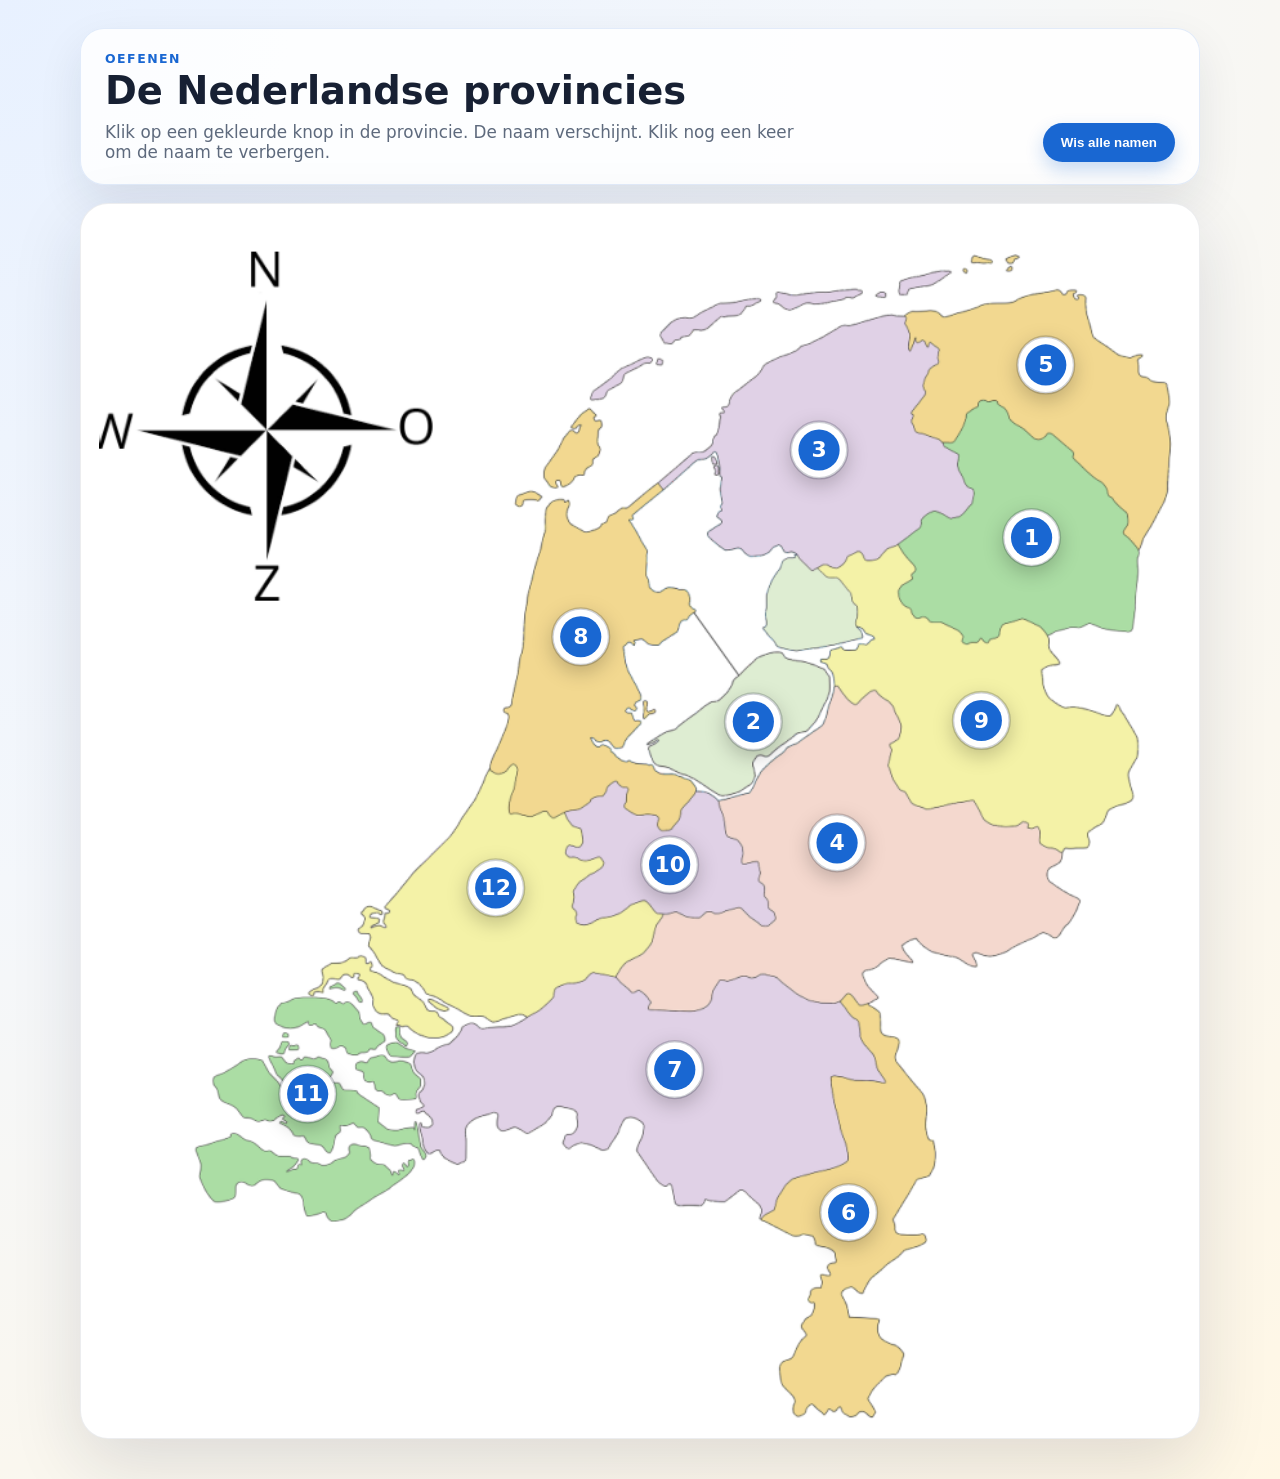
<file: provinciekaart/index.html>
<!doctype html>
<html lang="nl">
<head>
  <meta charset="utf-8" />
  <meta name="viewport" content="width=device-width, initial-scale=1" />
  <title>Interactieve kaart - Nederlandse provincies</title>
  <link rel="stylesheet" href="style.css" />
</head>
<body>
  <main class="app">
    <section class="panel">
      <div>
        <p class="eyebrow">Oefenen</p>
        <h1>De Nederlandse provincies</h1>
        <p class="intro">Klik op een gekleurde knop in de provincie. De naam verschijnt. Klik nog een keer om de naam te verbergen.</p>
      </div>
      <button id="reset" type="button">Wis alle namen</button>
    </section>

    <section class="map-card" aria-label="Interactieve kaart van Nederland">
      <svg id="map" viewBox="0 0 840 930" role="img" aria-labelledby="titel beschrijving">
        <title id="titel">Interactieve kaart van de Nederlandse provincies</title>
        <desc id="beschrijving">Kaart met duidelijke klikknoppen in iedere provincie. Klik op een knop om de provincienaam te tonen of te verbergen.</desc>
        <image href="kaart.png" width="840" height="930" />
        <g id="markers"></g>
        <g id="labels"></g>
      </svg>
    </section>
  </main>
  <script src="script.js"></script>
</body>
</html>
</file>
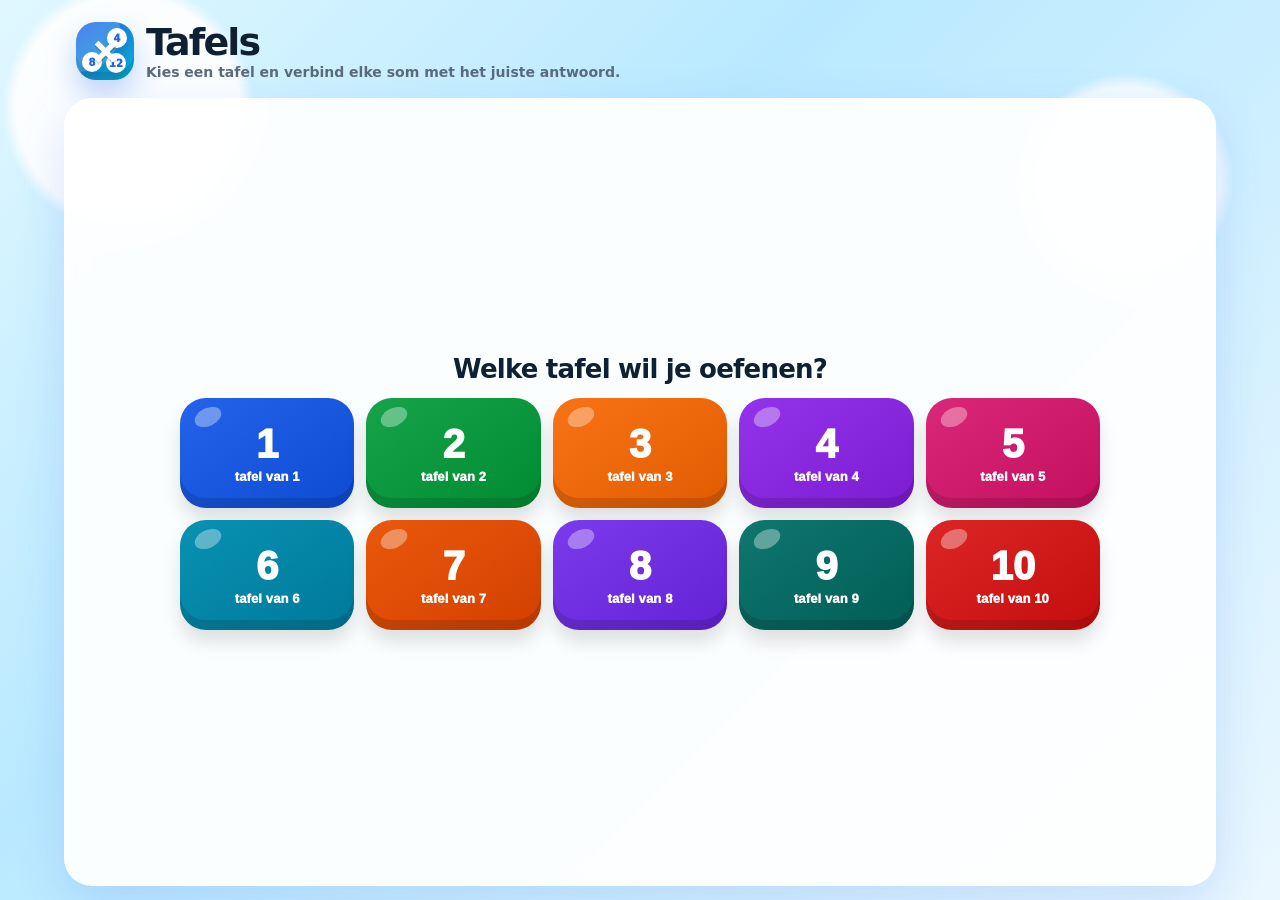
<file: tafels/index.html>
<!DOCTYPE html>
<html lang="nl">
<head>
  <meta charset="UTF-8" />
  <meta name="viewport" content="width=device-width, initial-scale=1.0" />
  <title>Tafels oefenen met ballonnen</title>
  <style>
    :root{
      --ink:#102033; --muted:#5b6b7d; --blue:#2563eb; --cyan:#06b6d4; --green:#16a34a; --red:#ef4444; --yellow:#fbbf24;
      --card:rgba(255,255,255,.92); --stroke:rgba(255,255,255,.7);
    }
    *{box-sizing:border-box}
    html,body{height:100%}
    body{
      margin:0; font-family:Inter, ui-sans-serif, system-ui, -apple-system, BlinkMacSystemFont, "Segoe UI", sans-serif; color:var(--ink);
      min-height:100vh; overflow:hidden;
      background:
        radial-gradient(circle at 10% 12%, rgba(255,255,255,.9) 0 8%, transparent 9%),
        radial-gradient(circle at 88% 20%, rgba(255,255,255,.75) 0 7%, transparent 8%),
        linear-gradient(135deg,#e0f7ff 0%,#b9e9ff 38%,#eaf7ff 100%);
    }
    .app{height:100vh; max-width:1180px; margin:0 auto; padding:14px; display:flex; flex-direction:column; gap:10px}
    header{display:flex; align-items:center; justify-content:space-between; gap:12px; padding:8px 12px}
    .brand{display:flex; align-items:center; gap:12px}
    .logo{width:58px;height:58px;border-radius:20px;position:relative;display:grid;place-items:center;background:linear-gradient(145deg,#2563eb,#06b6d4);box-shadow:0 14px 30px rgba(37,99,235,.28), inset 0 -8px 0 rgba(0,0,0,.10);overflow:hidden}.logo:before{content:"";position:absolute;width:82px;height:82px;border-radius:50%;background:rgba(255,255,255,.18);left:-38px;top:-32px}.logo-main{font-size:34px;font-weight:1000;color:white;text-shadow:0 2px 0 rgba(0,0,0,.15);z-index:2}.logo-b1,.logo-b2,.logo-b3{position:absolute;display:grid;place-items:center;width:20px;height:20px;border-radius:999px;background:#fff;color:#2563eb;font-size:10px;font-weight:1000;box-shadow:0 5px 12px rgba(0,0,0,.14)}.logo-b1{right:7px;top:6px}.logo-b2{left:6px;bottom:8px}.logo-b3{right:8px;bottom:7px}
    h1{margin:0;font-size:clamp(24px,3vw,38px);letter-spacing:-.05em;line-height:1}.subtitle{margin:3px 0 0;color:var(--muted);font-weight:700;font-size:14px}
    .panel{background:var(--card);border:1px solid var(--stroke);box-shadow:0 18px 50px rgba(37,99,235,.16);border-radius:28px;padding:16px;backdrop-filter:blur(12px)}
    .hidden{display:none!important}
    #home{flex:1;display:flex;flex-direction:column;justify-content:center}.home-title{text-align:center;margin:0 0 14px;font-size:26px;letter-spacing:-.03em}
    .table-grid{display:grid;grid-template-columns:repeat(5,1fr);gap:12px;max-width:920px;margin:0 auto;width:100%}
    .table-btn{border:0;border-radius:26px;padding:14px 8px;min-height:110px;cursor:pointer;color:#fff;font-weight:1000;font-size:40px;box-shadow:inset 0 -10px 0 rgba(0,0,0,.13),0 12px 18px rgba(0,0,0,.12);transition:.15s transform,.15s filter;position:relative;overflow:hidden}
    .table-btn:before{content:"";position:absolute;inset:10px auto auto 14px;width:28px;height:18px;border-radius:50%;background:rgba(255,255,255,.35);transform:rotate(-25deg)}
    .table-btn:hover{transform:translateY(-4px) scale(1.02);filter:saturate(1.15)}.table-btn span{display:block;font-size:13px;margin-top:2px;letter-spacing:.01em}
    #practice{flex:1;min-height:0;display:flex;flex-direction:column;gap:10px}
    .topbar{display:grid;grid-template-columns:auto 1fr auto;gap:10px;align-items:center}.stats{display:flex;justify-content:center;gap:8px;flex-wrap:wrap}.pill{background:#fff;border:1px solid #dbeafe;border-radius:999px;padding:8px 12px;font-weight:900;box-shadow:0 8px 18px rgba(37,99,235,.08);font-size:14px;white-space:nowrap}.table-pill{font-size:18px;background:linear-gradient(145deg,#1d4ed8,#06b6d4);color:#fff;border:0}
    .controls{display:flex;gap:8px;align-items:center;justify-content:flex-end;flex-wrap:wrap}button.small,select{border:0;border-radius:999px;padding:9px 12px;font-weight:950;cursor:pointer;background:#fff;color:var(--ink);box-shadow:0 8px 18px rgba(0,0,0,.08);font-size:13px}button.primary{background:#2563eb;color:#fff}.danger{background:#ef4444!important;color:#fff!important}.success{background:#16a34a!important;color:#fff!important}
    .game-wrap{position:relative;flex:1;min-height:0;display:grid;grid-template-columns:minmax(230px,1fr) 66px minmax(230px,1fr);gap:10px;align-items:stretch}.col-card{background:rgba(255,255,255,.56);border:1px solid rgba(255,255,255,.8);border-radius:24px;padding:10px;min-height:0;display:flex;flex-direction:column}.col-card h2{margin:0 0 7px;text-align:center;font-size:18px;letter-spacing:-.02em}.col{display:grid;grid-template-rows:repeat(10,1fr);gap:7px;min-height:0;flex:1}
    .connector-area{position:absolute;inset:40px 0 0 0;pointer-events:none;z-index:2}svg{width:100%;height:100%;overflow:visible}.line{stroke:#2563eb;stroke-width:5;stroke-linecap:round;filter:drop-shadow(0 2px 2px rgba(0,0,0,.16))}.line.correct{stroke:#16a34a}.line.wrong{stroke:#ef4444}
    .middle{display:grid;place-items:center;font-size:38px;font-weight:1000;color:#2563eb33}.middle-badge{width:56px;height:56px;border-radius:20px;background:#fff;display:grid;place-items:center;box-shadow:0 12px 24px rgba(37,99,235,.12)}
    .balloon{height:100%;min-height:40px;border:0;border-radius:999px;padding:6px 12px;color:#fff;font-weight:1000;font-size:clamp(18px,2.15vw,27px);cursor:pointer;box-shadow:inset 0 -7px 0 rgba(0,0,0,.13),0 6px 12px rgba(0,0,0,.12);position:relative;transition:.12s transform,.12s opacity,.12s box-shadow;display:flex;align-items:center;justify-content:center;text-align:center;user-select:none}.balloon:before{content:"";position:absolute;left:16px;top:8px;width:21px;height:10px;border-radius:50%;background:rgba(255,255,255,.3);transform:rotate(-20deg)}.balloon:hover{transform:translateY(-2px) scale(1.01)}.balloon.selected{outline:4px solid #fff;box-shadow:0 0 0 5px var(--yellow),inset 0 -7px 0 rgba(0,0,0,.13),0 10px 18px rgba(0,0,0,.17)}.balloon.done{opacity:.30;pointer-events:none;transform:scale(.98)}
    .feedback{text-align:center;font-size:18px;font-weight:1000;min-height:24px}.ok{color:#15803d}.bad{color:#dc2626}
    .modal{position:fixed;inset:0;background:rgba(16,32,51,.42);display:grid;place-items:center;padding:20px;z-index:5}.modal-card{background:linear-gradient(180deg,#ffffff 0%,#eef8ff 100%);border:1px solid rgba(255,255,255,.9);border-radius:34px;padding:28px;max-width:520px;width:100%;text-align:center;box-shadow:0 25px 90px rgba(0,0,0,.30);position:relative;overflow:hidden}.modal-card:before{content:"";position:absolute;inset:-80px -30px auto auto;width:220px;height:220px;border-radius:50%;background:rgba(251,191,36,.22)}.modal-card.record-breaker{background:radial-gradient(circle at 50% 0%,#fff7d6 0%,#fff 45%,#eaf7ff 100%)}.trophy{font-size:58px;margin-bottom:4px;filter:drop-shadow(0 8px 10px rgba(0,0,0,.15))}.modal-card h2{font-size:34px;margin:0 0 8px;letter-spacing:-.03em}.modal-card p{font-size:18px}.bigscore{font-size:58px;font-weight:1000;color:#2563eb;line-height:1}.record{font-weight:1000;color:#0f766e;min-height:28px}
    @media(max-height:760px){.app{padding:8px;gap:6px}header{padding:4px 8px}.logo{width:46px;height:46px}.logo-main{font-size:28px}.logo-b1,.logo-b2,.logo-b3{width:16px;height:16px;font-size:8px}h1{font-size:28px}.subtitle{font-size:12px}.panel{padding:10px;border-radius:22px}.balloon{min-height:34px;font-size:20px}.col{gap:5px}.col-card h2{font-size:16px;margin-bottom:5px}.feedback{font-size:16px}.table-btn{min-height:86px;font-size:32px}.home-title{font-size:22px}.table-grid{gap:9px}}
    @media(max-width:850px){body{overflow:auto}.app{height:auto;min-height:100vh}.table-grid{grid-template-columns:repeat(2,1fr)}.topbar{grid-template-columns:1fr}.controls,.stats{justify-content:center}.game-wrap{grid-template-columns:1fr 42px 1fr}.middle-badge{width:40px;height:40px;border-radius:14px}.middle{font-size:26px}.balloon{font-size:18px;padding:5px}.connector-area{inset:36px 0 0 0}}
  </style>
</head>
<body>
  <main class="app">
    <header>
      <div class="brand"><div class="logo"><span class="logo-main">×</span><span class="logo-b1">4</span><span class="logo-b2">8</span><span class="logo-b3">12</span></div><div><h1>Tafels</h1><p class="subtitle">Kies een tafel en verbind elke som met het juiste antwoord.</p></div></div>
    </header>

    <section id="home" class="panel">
      <h2 class="home-title">Welke tafel wil je oefenen?</h2>
      <div class="table-grid" id="tableGrid"></div>
    </section>

    <section id="practice" class="panel hidden">
      <div class="topbar">
        <div class="pill table-pill" id="tableTitle">Tafel van 4</div>
        <div class="stats">
          <div class="pill">Goed: <span id="score">0</span></div>
          <div class="pill">Fout: <span id="mistakes">0</span></div>
          <div class="pill">Tijd: <span id="time">∞</span></div>
        </div>
        <div class="controls">
          <select id="timerSelect" title="Timer">
            <option value="0">Geen timer</option><option value="30">30 sec.</option><option value="60">1 minuut</option><option value="120">2 minuten</option>
          </select>
          <button class="small primary" id="startTimer">Start</button>
          <button class="small" id="newRound">Nieuwe ronde</button>
          <button class="small danger" id="backHome">Terug</button>
        </div>
      </div>
      <div class="game-wrap" id="game">
        <svg class="connector-area" id="svg"></svg>
        <div class="col-card"><h2>Sommen</h2><div id="questions" class="col"></div></div>
        <div class="middle"><div class="middle-badge">⇄</div></div>
        <div class="col-card"><h2>Antwoorden</h2><div id="answers" class="col"></div></div>
      </div>
      <div id="feedback" class="feedback"></div>
    </section>
  </main>

  <div id="endModal" class="modal hidden">
    <div class="modal-card" id="modalCard">
      <div class="trophy" id="trophy">🏆</div>
      <h2 id="modalTitle">Knap gedaan!</h2>
      <p id="modalText">Je score:</p>
      <div class="bigscore" id="finalScore">0</div>
      <p class="record" id="recordText"></p>
      <button class="small success" id="again">Nog een keer</button>
      <button class="small primary" id="chooseTable">Andere tafel</button>
    </div>
  </div>

<script>
const colors = ['#2563eb','#16a34a','#f97316','#9333ea','#db2777','#0891b2','#ea580c','#7c3aed','#0f766e','#dc2626'];
const grid = document.getElementById('tableGrid'), home = document.getElementById('home'), practice = document.getElementById('practice');
const questionsEl = document.getElementById('questions'), answersEl = document.getElementById('answers'), tableTitle = document.getElementById('tableTitle');
const scoreEl = document.getElementById('score'), mistakesEl = document.getElementById('mistakes'), timeEl = document.getElementById('time'), feedback = document.getElementById('feedback'), svg = document.getElementById('svg');
const timerSelect = document.getElementById('timerSelect'), modal = document.getElementById('endModal'), finalScore = document.getElementById('finalScore'), modalCard = document.getElementById('modalCard'), modalTitle = document.getElementById('modalTitle'), modalText = document.getElementById('modalText'), recordText = document.getElementById('recordText'), trophy = document.getElementById('trophy');
let currentTable = 1, selectedQ = null, score = 0, mistakes = 0, timer = null, timeLeft = 0, timerDuration = 0, gameLocked = false;
for(let i=1;i<=10;i++){ const btn=document.createElement('button'); btn.className='table-btn'; btn.style.background=`linear-gradient(145deg, ${colors[i-1]}, ${shade(colors[i-1],-24)})`; btn.innerHTML=`${i}<span>tafel van ${i}</span>`; btn.onclick=()=>openTable(i); grid.appendChild(btn); }
function shade(hex, amt){let c=hex.replace('#',''),n=parseInt(c,16),r=(n>>16)+amt,g=(n>>8&255)+amt,b=(n&255)+amt;return '#'+(0x1000000+(Math.max(0,Math.min(255,r))<<16)+(Math.max(0,Math.min(255,g))<<8)+Math.max(0,Math.min(255,b))).toString(16).slice(1)}
function shuffle(arr){return [...arr].sort(()=>Math.random()-.5)}
function openTable(n){currentTable=n;home.classList.add('hidden');practice.classList.remove('hidden');tableTitle.textContent=`Tafel van ${n}`;timerSelect.value='0';resetTimer();newRound();}
function newRound(){gameLocked=false;selectedQ=null;score=0;mistakes=0;scoreEl.textContent=0;mistakesEl.textContent=0;feedback.textContent='';feedback.className='feedback';svg.innerHTML='';questionsEl.innerHTML='';answersEl.innerHTML='';const qs=shuffle([...Array(10)].map((_,i)=>i+1));const ans=shuffle(qs.map(x=>x*currentTable));qs.forEach((q,i)=>questionsEl.appendChild(makeBalloon(`${q} × ${currentTable}`,'q',q,colors[i%colors.length])));ans.forEach((a,i)=>answersEl.appendChild(makeBalloon(a,'a',a/currentTable,colors[(i+3)%colors.length])));}
function makeBalloon(text,type,value,color){const b=document.createElement('button');b.className='balloon';b.textContent=text;b.style.background=`linear-gradient(145deg, ${color}, ${shade(color,-26)})`;b.dataset.type=type;b.dataset.value=value;b.onclick=()=>handleBalloon(b);return b;}
function handleBalloon(b){if(gameLocked||b.classList.contains('done'))return;if(b.dataset.type==='q'){document.querySelectorAll('.balloon.selected').forEach(x=>x.classList.remove('selected'));selectedQ=b;b.classList.add('selected');feedback.textContent='Kies rechts het goede antwoord.';feedback.className='feedback';return;}if(!selectedQ){feedback.textContent='Klik eerst links op een som.';feedback.className='feedback bad';return;}const correct=selectedQ.dataset.value===b.dataset.value;drawLine(selectedQ,b,correct);if(correct){selectedQ.classList.add('done');b.classList.add('done');selectedQ.classList.remove('selected');score++;scoreEl.textContent=score;feedback.textContent='Goed! 🎉';feedback.className='feedback ok';selectedQ=null;if(score===10){feedback.textContent='Alles goed! 🏆';finishCompletedRound();}}else{mistakes++;mistakesEl.textContent=mistakes;feedback.textContent='Bijna! Probeer nog eens.';feedback.className='feedback bad';selectedQ.classList.remove('selected');selectedQ=null;setTimeout(()=>{const last=svg.lastElementChild;if(last&&last.classList.contains('wrong'))last.remove();},500);}}
function drawLine(left,right,correct){const game=document.getElementById('game').getBoundingClientRect(),a=left.getBoundingClientRect(),b=right.getBoundingClientRect();const x1=a.right-game.left,y1=a.top+a.height/2-game.top,x2=b.left-game.left,y2=b.top+b.height/2-game.top;const line=document.createElementNS('http://www.w3.org/2000/svg','line');line.setAttribute('x1',x1);line.setAttribute('y1',y1);line.setAttribute('x2',x2);line.setAttribute('y2',y2);line.setAttribute('class',`line ${correct?'correct':'wrong'}`);svg.appendChild(line);}
function resetTimer(){stopTimer();timerDuration=0;timeLeft=0;timeEl.textContent='∞';} function stopTimer(){if(timer){clearInterval(timer);timer=null;}}
document.getElementById('startTimer').onclick=()=>{const secs=Number(timerSelect.value);if(!secs){resetTimer();return;}stopTimer();timerDuration=secs;timeLeft=secs;timeEl.textContent=timeLeft;gameLocked=false;timer=setInterval(()=>{timeLeft--;timeEl.textContent=timeLeft;if(timeLeft<=0){stopTimer();gameLocked=true;showEndModal({completed:false});}},1000);};
function formatTime(seconds){const m=Math.floor(seconds/60),s=seconds%60;return m?`${m}:${String(s).padStart(2,'0')}`:`${s} sec.`;}
function finishCompletedRound(){gameLocked=true;if(timer){stopTimer();showEndModal({completed:true});} }
function showEndModal({completed}){modalCard.classList.remove('record-breaker');const playedWithTimer=timerDuration>0;const elapsed=playedWithTimer?Math.max(0,timerDuration-timeLeft):0;const key=`tafels-highscore-tafel-${currentTable}-timer-${timerDuration}`;let oldBest=Number(localStorage.getItem(key)||0);let isRecord=false;if(completed&&playedWithTimer){isRecord=!oldBest||elapsed<oldBest;if(isRecord){localStorage.setItem(key,String(elapsed));oldBest=elapsed;}}
if(completed&&playedWithTimer){modalTitle.textContent=isRecord?'Nieuw snelheidsrecord!':'Tafel compleet!';modalText.textContent='Je koppelde alles goed in:';finalScore.textContent=formatTime(elapsed);recordText.textContent=isRecord?'Jij bent de snelste! 🚀':`Snelste tijd: ${formatTime(oldBest)}`;trophy.textContent=isRecord?'🏆':'🎉';if(isRecord)modalCard.classList.add('record-breaker');}
else if(completed){modalTitle.textContent='Alles goed!';modalText.textContent='Je hebt alle 10 koppelingen gemaakt.';finalScore.textContent='10/10';recordText.textContent='Zet de timer aan voor een snelheidsrecord.';trophy.textContent='🎉';}
else{modalTitle.textContent='Tijd voorbij!';modalText.textContent='Je had zoveel koppelingen goed:';finalScore.textContent=`${score}/10`;recordText.textContent='Probeer je score te verbeteren!';trophy.textContent='⏰';}
modal.classList.remove('hidden');}

document.getElementById('newRound').onclick=()=>{resetTimer();newRound();}; document.getElementById('backHome').onclick=()=>{resetTimer();practice.classList.add('hidden');home.classList.remove('hidden');};
document.getElementById('again').onclick=()=>{modal.classList.add('hidden');newRound();document.getElementById('startTimer').click();}; document.getElementById('chooseTable').onclick=()=>{modal.classList.add('hidden');resetTimer();practice.classList.add('hidden');home.classList.remove('hidden');};
window.addEventListener('resize',()=>{svg.innerHTML='';});
</script>
</body>
</html>
</file>
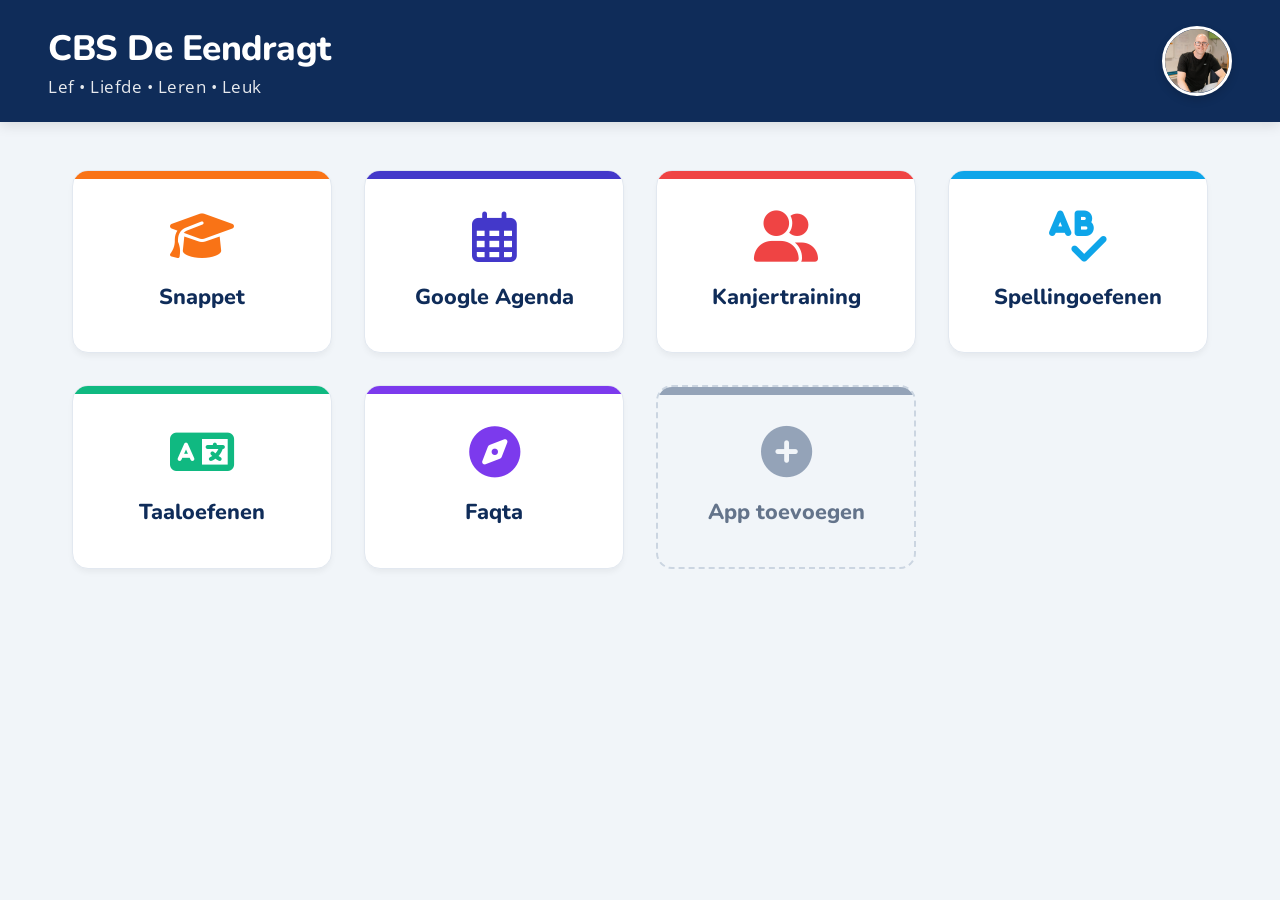
<file: gemini-code-1781016282672.html>
<!DOCTYPE html>
<html lang="nl">
<head>
    <meta charset="UTF-8">
    <meta name="viewport" content="width=device-width, initial-scale=1.0">
    <title>Dashboard - De Eendragt</title>
    <link rel="stylesheet" href="https://cdnjs.cloudflare.com/ajax/libs/font-awesome/6.4.0/css/all.min.css">
    <link rel="preconnect" href="https://fonts.googleapis.com">
    <link rel="preconnect" href="https://fonts.gstatic.com" crossorigin>
    <link href="https://fonts.googleapis.com/css2?family=Nunito:wght@600;800&family=Open+Sans:wght@400;600&display=swap" rel="stylesheet">
    
    <style>
        :root {
            --primary-navy: #0f2c59;       /* De diepblauwe kleur van de schoolsite */
            --text-dark: #334155;          /* Comfortabele donkere tekstkleur */
            --bg-light: #f8fafc;           /* Zachtgrijze achtergrond voor de kaarten */
            --border-color: #e2e8f0;       /* Lichte randjes voor structuur */
            
            /* Accentuiterende kleuren geïnspireerd op de schoolthemas */
            --color-lef: #f97316;          /* Oranje */
            --color-liefde: #ef4444;       /* Warm rood */
            --color-leren: #0ea5e9;        /* Helder blauw */
            --color-leuk: #10b981;         /* Fris groen */
            --color-agenda: #4338ca;       /* Indigo */
            --color-faqta: #7c3aed;        /* Paars */
        }

        * {
            box-sizing: border-box;
            margin: 0;
            padding: 0;
        }

        body {
            font-family: 'Open Sans', sans-serif;
            background-color: #f1f5f9; /* Subtiele lichtgrijze achtergrond voor de hele pagina */
            color: var(--text-dark);
            min-height: 100vh;
            display: flex;
            flex-direction: column;
            align-items: center;
        }

        /* De prachtige donkerblauwe topbalk (exact zoals het screenshot) */
        .top-navbar {
            background-color: var(--primary-navy);
            width: 100%;
            padding: 1.5rem 3rem;
            display: flex;
            justify-content: space-between;
            align-items: center;
            box-shadow: 0 4px 12px rgba(0,0,0,0.1);
        }

        .brand-container {
            color: #ffffff;
        }

        .brand-container h1 {
            font-family: 'Nunito', sans-serif;
            font-size: 2.2rem;
            font-weight: 800;
            letter-spacing: -0.5px;
            margin-bottom: 0.2rem;
        }

        .brand-container p {
            font-size: 1.05rem;
            opacity: 0.9;
            letter-spacing: 0.5px;
        }

        /* Gepersonaliseerde profielfoto rechtsboven */
        .profile-area {
            display: flex;
            align-items: center;
        }

        .profile-avatar {
            width: 70px;
            height: 70px;
            border-radius: 50%;
            border: 3px solid #ffffff;
            object-fit: cover;
            box-shadow: 0 4px 8px rgba(0,0,0,0.15);
            background-color: #cbd5e1; /* Placeholder kleur mocht de foto laden */
        }

        /* Content container voor de app-grid */
        .main-content {
            width: 100%;
            max-width: 1200px;
            padding: 3rem 2rem;
            display: flex;
            justify-content: center;
        }

        /* De Grid voor de apps */
        .dashboard-grid {
            display: grid;
            grid-template-columns: repeat(auto-fit, minmax(240px, 1fr));
            gap: 2rem;
            width: 100%;
        }

        /* De App Kaarten */
        .app-card {
            background-color: #ffffff;
            border: 1px solid var(--border-color);
            border-radius: 16px;
            padding: 2.5rem 2rem;
            display: flex;
            flex-direction: column;
            align-items: center;
            justify-content: center;
            text-decoration: none;
            transition: all 0.25s ease-in-out;
            position: relative;
            overflow: hidden;
            box-shadow: 0 4px 6px -1px rgba(0, 0, 0, 0.05);
        }

        /* Hover effecten */
        .app-card:hover {
            transform: translateY(-5px);
            box-shadow: 0 12px 20px -5px rgba(0, 0, 0, 0.08);
            border-color: #cbd5e1;
        }

        /* Gekleurde indicatiestrip aan de bovenkant */
        .app-card::before {
            content: '';
            position: absolute;
            top: 0;
            left: 0;
            width: 100%;
            height: 8px;
            transition: height 0.2s ease;
        }

        .app-card:hover::before {
            height: 12px;
        }

        /* Specifieke stripkleuren per app */
        .card-snappet::before { background-color: var(--color-lef); }
        .card-agenda::before { background-color: var(--color-agenda); }
        .card-kanjer::before { background-color: var(--color-liefde); }
        .card-spelling::before { background-color: var(--color-leren); }
        .card-taal::before { background-color: var(--color-leuk); }
        .card-faqta::before { background-color: var(--color-faqta); }
        .card-plus::before { background-color: #94a3b8; }

        /* Icoontjes styling */
        .app-icon {
            font-size: 3.2rem;
            margin-bottom: 1.2rem;
            transition: transform 0.2s ease;
        }

        .app-card:hover .app-icon {
            transform: scale(1.08);
        }

        /* Icoon kleuren */
        .card-snappet .app-icon { color: var(--color-lef); }
        .card-agenda .app-icon { color: var(--color-agenda); }
        .card-kanjer .app-icon { color: var(--color-liefde); }
        .card-spelling .app-icon { color: var(--color-leren); }
        .card-taal .app-icon { color: var(--color-leuk); }
        .card-faqta .app-icon { color: var(--color-faqta); }
        .card-plus .app-icon { color: #94a3b8; }

        /* App Titel styling */
        .app-title {
            font-family: 'Nunito', sans-serif;
            font-size: 1.35rem;
            font-weight: 800;
            color: var(--primary-navy);
            text-align: center;
        }

        /* "Later toevoegen" placeholder */
        .app-card.card-plus {
            border: 2px dashed #cbd5e1;
            background-color: transparent;
            box-shadow: none;
            cursor: pointer;
        }

        .app-card.card-plus:hover {
            background-color: #ffffff;
            border-style: solid;
        }

        .card-plus .app-title {
            color: #64748b;
        }

        /* Responsive design voor mobiel/tablet */
        @media (max-width: 768px) {
            .top-navbar { padding: 1.2rem 1.5rem; flex-direction: column; text-align: center; gap: 1rem; }
            .dashboard-grid { grid-template-columns: repeat(auto-fit, minmax(200px, 1fr)); gap: 1.5rem; }
        }
    </style>
</head>
<body>

    <nav class="top-navbar">
        <div class="brand-container">
            <h1>CBS De Eendragt</h1>
            <p>Lef • Liefde • Leren • Leuk</p>
        </div>
        <div class="profile-area">
            <img src="profiel.jpg" alt="Meester Tim" class="profile-avatar" onerror="this.style.display='none'; alert('Tip: Upload ook je foto als profiel.jpg naar GitHub om deze rechtsboven te zien!')">
        </div>
    </nav>

    <main class="main-content">
        <div class="dashboard-grid">
            
            <a href="https://teacher.snappet.org" target="_blank" class="app-card card-snappet">
                <i class="fa-solid fa-graduation-cap app-icon"></i>
                <span class="app-title">Snappet</span>
            </a>

            <a href="https://calendar.google.com" target="_blank" class="app-card card-agenda">
                <i class="fa-regular fa-calendar-days app-icon"></i>
                <span class="app-title">Google Agenda</span>
            </a>

            <a href="https://www.kanjertraining.nl" target="_blank" class="app-card card-kanjer">
                <i class="fa-solid fa-user-group app-icon"></i>
                <span class="app-title">Kanjertraining</span>
            </a>

            <a href="https://www.spellingoefenen.nl" target="_blank" class="app-card card-spelling">
                <i class="fa-solid fa-spell-check app-icon"></i>
                <span class="app-title">Spellingoefenen</span>
            </a>

            <a href="https://www.taaloefenen.nl" target="_blank" class="app-card card-taal">
                <i class="fa-solid fa-language app-icon"></i>
                <span class="app-title">Taaloefenen</span>
            </a>

            <a href="https://www.faqta.nl" target="_blank" class="app-card card-faqta">
                <i class="fa-solid fa-compass app-icon"></i>
                <span class="app-title">Faqta</span>
            </a>

            <div class="app-card card-plus" onclick="alert('Hier kun je later via de code extra links toevoegen!')">
                <i class="fa-solid fa-circle-plus app-icon"></i>
                <span class="app-title">App toevoegen</span>
            </div>

        </div>
    </main>

</body>
</html>
</file>
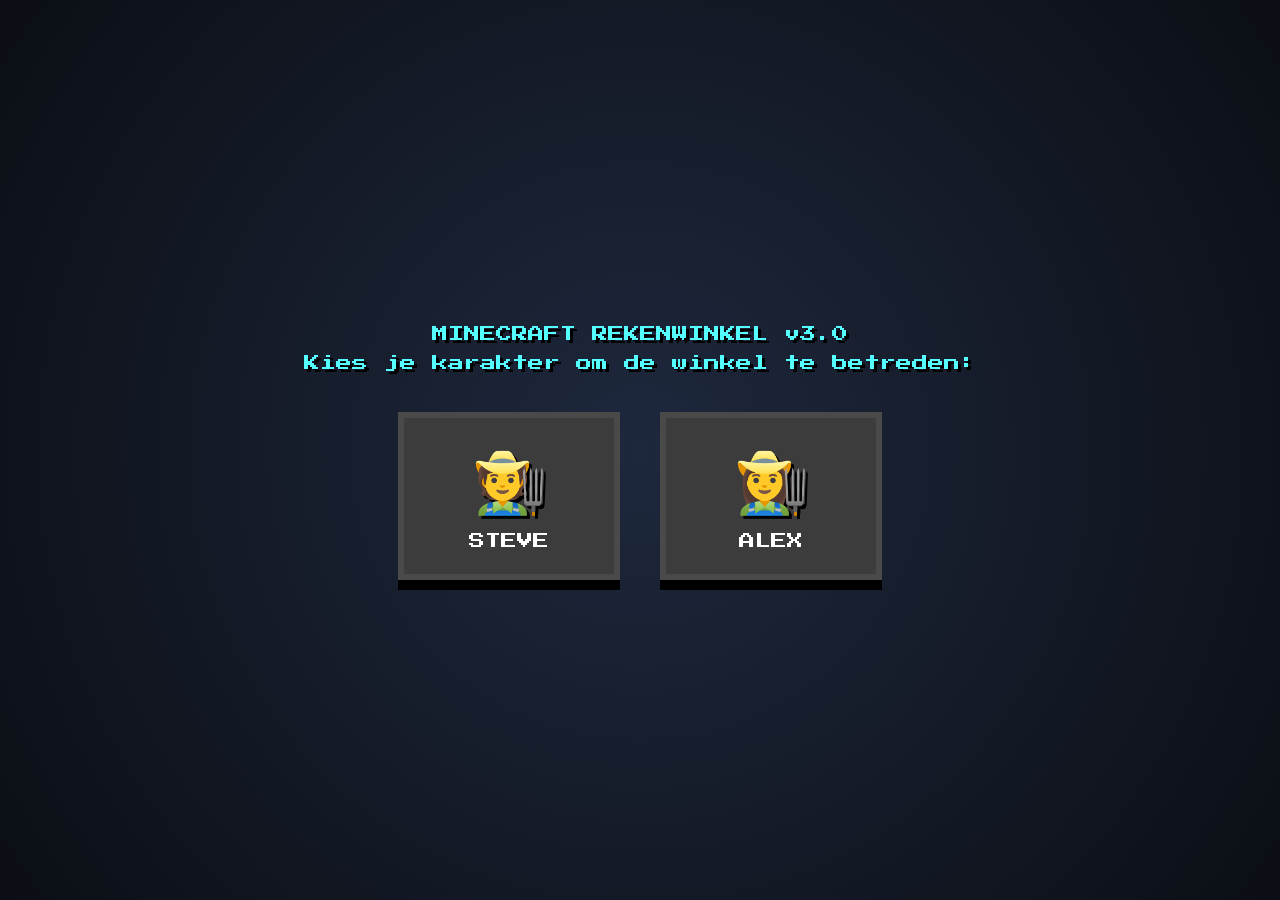
<file: minecraft-winkel.html>
<!DOCTYPE html>
<html lang="nl">
<head>
    <meta charset="UTF-8">
    <meta name="viewport" content="width=device-width, initial-scale=1.0">
    <title>Minecraft Rekenwinkel - Full Euro Cash Edition</title>
    <style>
        @import url('https://fonts.googleapis.com/css2?family=Press+Start+2P&display=swap');

        :root {
            --mc-bg: #11141a;
            --mc-panel: #2e2e2e;
            --mc-border: #4a4a4a;
            --mc-inner-border: #8b8b8b;
            --mc-text-green: #55ff55;
            --mc-text-yellow: #ffff55;
            --mc-gold: #ffaa00;
            --mc-wood: #5c4028;
            
            /* Euro Kleuren */
            --euro-5: #a2b5cd;
            --euro-10: #ea9999;
            --euro-20: #8baed4;
            --euro-50: #f5b041;
        }

        body, html {
            margin: 0; padding: 0;
            width: 100%; height: 100%;
            background-color: var(--mc-bg);
            font-family: 'Press Start 2P', monospace;
            color: #ffffff;
            overflow: hidden;
            user-select: none;
        }

        /* --- START SCHERM (Karakter Selectie) --- */
        #char-select-screen {
            position: fixed;
            top: 0; left: 0; width: 100%; height: 100%;
            background: radial-gradient(circle, #1e283d 0%, #0b0e14 100%);
            z-index: 1000;
            display: flex;
            flex-direction: column;
            align-items: center;
            justify-content: center;
            gap: 35px;
        }

        .select-title {
            font-size: 16px;
            color: #55ffff;
            text-shadow: 3px 3px 0 #000;
            text-align: center;
            line-height: 1.8;
        }

        .char-options {
            display: flex;
            gap: 40px;
        }

        .char-card {
            background: #3c3c3c;
            border: 6px solid var(--mc-border);
            padding: 25px;
            cursor: pointer;
            text-align: center;
            width: 160px;
            box-shadow: 0 10px 0 #000;
            transition: transform 0.2s, border-color 0.2s;
        }

        .char-card:hover {
            transform: translateY(-8px);
            border-color: var(--mc-text-green);
        }

        .char-avatar {
            font-size: 60px;
            margin-bottom: 15px;
            display: block;
            filter: drop-shadow(3px 3px 0px #000);
        }

        /* --- HOOFD LAYOUT --- */
        .game-container {
            width: 100vw;
            height: 100vh;
            display: flex;
            flex-direction: column;
            justify-content: space-between;
            position: relative;
            box-sizing: border-box;
        }

        /* --- BOVENBALK (HUD) --- */
        .hud-top {
            background-color: #000000;
            border-bottom: 5px solid #3c3c3c;
            display: flex;
            justify-content: space-between;
            align-items: center;
            padding: 15px 30px;
            z-index: 10;
        }

        .hud-item {
            font-size: 12px;
            text-shadow: 2px 2px 0px #000;
        }

        /* --- CENTRALE ISOMETRISCHE WINKELOMGEVING --- */
        .shop-floorplan {
            flex-grow: 1;
            position: relative;
            background: #181818;
            background-image: 
                linear-gradient(#222 2px, transparent 2px),
                linear-gradient(90deg, #222 2px, transparent 2px);
            background-size: 40px 40px;
            display: flex;
            align-items: center;
            justify-content: center;
        }

        .isometric-scene {
            position: relative;
            width: 1100px;
            height: 500px;
            display: flex;
            justify-content: space-between;
            align-items: flex-end;
            padding-bottom: 40px;
            box-sizing: border-box;
        }

        /* --- LINKS: DE VITRINEKAST --- */
        .showcase-cabinet {
            width: 280px;
            background: #252525;
            border: 5px solid var(--mc-gold);
            padding: 12px;
            box-shadow: 0 10px 0 #000;
            display: flex;
            flex-direction: column;
            gap: 12px;
            margin-bottom: 20px;
        }

        .cabinet-header {
            font-size: 10px;
            color: var(--mc-gold);
            text-align: center;
            border-bottom: 3px double var(--mc-gold);
            padding-bottom: 6px;
            margin-bottom: 4px;
        }

        .product-row {
            background: #1a1a1a;
            border: 4px solid var(--mc-border);
            padding: 12px 10px;
            cursor: pointer;
            display: flex;
            align-items: center;
            gap: 12px;
            font-size: 9px;
            line-height: 1.5;
            transition: background 0.2s, border-color 0.2s;
        }

        .product-row:hover {
            background: #2a2a2a;
            border-color: var(--mc-text-yellow);
        }

        .product-row.selected {
            background: #193319;
            border-color: var(--mc-text-green);
            box-shadow: inset 0 0 10px rgba(85, 255, 85, 0.3);
        }

        .product-row .item-art {
            font-size: 28px;
            filter: drop-shadow(2px 2px 0px #000);
        }

        /* --- MIDDEN: DE TOONBANK MET VISUEEL GELD --- */
        .counter-zone {
            display: flex;
            flex-direction: column;
            align-items: center;
            position: relative;
            width: 460px;
        }

        .dialogue-bubble {
            background: #ffffff;
            color: #000000;
            border: 4px solid #000000;
            padding: 14px;
            font-size: 10px;
            line-height: 1.6;
            width: 380px;
            text-align: center;
            position: absolute;
            top: -150px;
            box-shadow: 0 6px 0 rgba(0,0,0,0.2);
            border-radius: 4px;
            z-index: 5;
        }
        .dialogue-bubble::after {
            content: ''; position: absolute; bottom: -16px; left: 50%; transform: translateX(-50%);
            border: 8px solid transparent; border-top-color: #000000;
        }

        .character-sprite {
            font-size: 75px;
            filter: drop-shadow(4px 4px 0px #000);
            margin-bottom: -5px;
            z-index: 2;
        }

        .solid-counter {
            width: 440px;
            height: 80px;
            background: #9c6233;
            border: 5px solid var(--mc-wood);
            box-shadow: 0 8px 0 #000;
            z-index: 3;
            position: relative;
            display: flex;
            flex-direction: column;
            align-items: center;
            justify-content: flex-start;
            padding-top: 5px;
            box-sizing: border-box;
        }

        .counter-label {
            font-size: 8px;
            color: rgba(255,255,255,0.4);
            letter-spacing: 1px;
        }

        .cash-on-counter {
            display: flex;
            justify-content: center;
            align-items: center;
            flex-wrap: wrap;
            gap: 6px;
            width: 95%;
            height: 45px;
            margin-top: 2px;
            overflow: visible;
        }

        /* Geld assets styling */
        .visual-coin {
            width: 28px; height: 28px;
            background: #55ff55;
            border: 2px solid #00aa00;
            border-radius: 4px;
            color: #000; font-size: 9px; font-weight: bold;
            display: flex; align-items: center; justify-content: center;
            box-shadow: 2px 2px 0 #000, inset -2px -2px 0 #007700;
            animation: dropMoney 0.12s ease-out;
        }

        .visual-bill {
            height: 26px;
            border-radius: 2px;
            color: #000; font-size: 9px; font-weight: bold;
            display: flex; align-items: center; justify-content: center;
            box-shadow: 2px 2px 0 #000;
            animation: dropMoney 0.12s ease-out;
        }
        .v-5 { width: 38px; background: var(--euro-5); border: 2px solid #5d7593; box-shadow: 2px 2px 0 #000, inset -2px -2px 0 #43556d; }
        .v-10 { width: 42px; background: var(--euro-10); border: 2px solid #b76c6c; box-shadow: 2px 2px 0 #000, inset -2px -2px 0 #8c4c4c; }
        .v-20 { width: 46px; background: var(--euro-20); border: 2px solid #4a77a5; box-shadow: 2px 2px 0 #000, inset -2px -2px 0 #325578; }
        .v-50 { width: 50px; background: var(--euro-50); border: 2px solid #b97712; box-shadow: 2px 2px 0 #000, inset -2px -2px 0 #875407; }

        @keyframes dropMoney {
            0% { transform: translateY(-15px) scale(0.7); opacity: 0; }
            100% { transform: translateY(0) scale(1); opacity: 1; }
        }

        /* --- RECHTS: DE HERO EN BETAALKIST --- */
        .payment-zone {
            display: flex;
            flex-direction: column;
            align-items: center;
            width: 220px;
            margin-bottom: 20px;
        }

        .chest-object {
            width: 110px;
            height: 95px;
            background: #8f592d;
            border: 5px solid var(--mc-wood);
            box-sizing: border-box;
            position: relative;
            box-shadow: 0 8px 0 #000;
            transition: transform 0.1s ease, border-color 0.1s;
        }
        .chest-object::after {
            content: ''; position: absolute; top: 15px; left: 42px;
            width: 14px; height: 20px; background: #dfdfdf; border: 2px solid #000;
        }

        .chest-label {
            font-size: 9px;
            margin-top: 15px;
            color: #777;
            text-align: center;
        }

        .chest-flash {
            border-color: var(--mc-text-green) !important;
            transform: scale(1.08);
            box-shadow: 0 0 25px var(--mc-text-green);
        }

        /* --- ONDERBALK (HOTBAR & INSTRUCTIE) --- */
        .hud-bottom {
            background-color: #000000;
            border-top: 5px solid #3c3c3c;
            padding: 20px;
            display: flex;
            flex-direction: column;
            align-items: center;
            gap: 15px;
            z-index: 10;
        }

        .instruction-banner {
            background: #1a1a1a;
            border: 3px solid var(--mc-gold);
            padding: 12px 30px;
            font-size: 11px;
            text-align: center;
            max-width: 900px;
            width: 100%;
            line-height: 1.5;
            box-sizing: border-box;
        }

        .hotbar-container {
            display: flex;
            background: #8f8f8f;
            border: 4px solid #3c3c3c;
            padding: 5px;
            gap: 8px;
        }

        .hotbar-slot {
            width: 76px; height: 76px;
            background: #8b8b8b;
            border: 4px inset #dfdfdf;
            display: flex;
            align-items: center;
            justify-content: center;
            cursor: pointer;
        }
        .hotbar-slot:hover {
            background: #999;
            border-style: outset;
        }

        /* Hotbar knoppen styling conform Euro's */
        .coin-btn {
            width: 54px; height: 54px;
            background: var(--mc-text-green);
            border: 3px solid #00aa00;
            display: flex; align-items: center; justify-content: center;
            font-size: 12px; color: #000; font-weight: bold;
            box-shadow: inset -4px -4px 0 #007700;
        }
        
        .bill-btn {
            width: 60px; height: 42px;
            border-radius: 2px;
            display: flex; align-items: center; justify-content: center;
            font-size: 11px; color: #000; font-weight: bold;
        }
        .b-5 { background: var(--euro-5); border: 3px solid #5d7593; box-shadow: inset -4px -4px 0 #43556d; }
        .b-10 { background: var(--euro-10); border: 3px solid #b76c6c; box-shadow: inset -4px -4px 0 #8c4c4c; }
        .b-20 { background: var(--euro-20); border: 3px solid #4a77a5; box-shadow: inset -4px -4px 0 #325578; }
        .b-50 { background: var(--euro-50); border: 3px solid #b97712; box-shadow: inset -4px -4px 0 #875407; }
        
        .btn-clear { width: 54px; height: 54px; background: #ff5555; border: 3px solid #aa0000; color: #fff; box-shadow: inset -4px -4px 0 #770000; font-size: 10px; }
    </style>
</head>
<body>

    <div id="char-select-screen">
        <div class="select-title">MINECRAFT REKENWINKEL v3.0<br>Kies je karakter om de winkel te betreden:</div>
        <div class="char-options">
            <div class="char-card" onclick="startStoreGame('Steve', '🧑‍🌾')">
                <span class="char-avatar">🧑‍🌾</span>
                <span>STEVE</span>
            </div>
            <div class="char-card" onclick="startStoreGame('Alex', '👩‍🌾')">
                <span class="char-avatar">👩‍🌾</span>
                <span>ALEX</span>
            </div>
        </div>
    </div>

    <div class="game-container">
        
        <div class="hud-top">
            <div class="hud-item" id="player-tag">Karakter: -</div>
            <div class="hud-item" id="level-tag" style="color: #55ffff;">LEVEL: 1</div>
            <div class="hud-item" id="streak-tag" style="color: var(--mc-text-green);">STREAK: 0/3</div>
            <div class="hud-item" id="wallet-tag" style="color: var(--mc-text-yellow);">OP TOONBANK: € 0</div>
        </div>

        <div class="shop-floorplan">
            <div class="isometric-scene">
                
                <div class="showcase-cabinet">
                    <div class="cabinet-header">VITRINEKAST</div>
                    
                    <div class="product-row" id="row-0" onclick="clickCabinetProduct(0)">
                        <div class="item-art" id="art-0">⚔️</div>
                        <div><span id="title-0">Laden...</span><br><b style="color:#ff5555;" id="cost-0">€ 0,00</b></div>
                    </div>

                    <div class="product-row" id="row-1" onclick="clickCabinetProduct(1)">
                        <div class="item-art" id="art-1">⛏️</div>
                        <div><span id="title-1">Laden...</span><br><b style="color:#ff5555;" id="cost-1">€ 0,00</b></div>
                    </div>

                    <div class="product-row" id="row-2" onclick="clickCabinetProduct(2)">
                        <div class="item-art" id="art-2">🍎</div>
                        <div><span id="title-2">Laden...</span><br><b style="color:#ff5555;" id="cost-2">€ 0,00</b></div>
                    </div>
                </div>

                <div class="counter-zone">
                    <div class="dialogue-bubble" id="villager-speech">
                        Hrrr... Kies een mooi product uit mijn vitrinekast aan de linkerkant!
                    </div>
                    <div class="character-sprite">👃</div>
                    
                    <div class="solid-counter">
                        <span class="counter-label">TOONBANK</span>
                        <div class="cash-on-counter" id="counter-cash-container">
                            </div>
                    </div>
                </div>

                <div class="payment-zone">
                    <div class="character-sprite" id="hero-avatar" style="font-size: 55px;">🧑‍🌾</div>
                    <div class="chest-object" id="visual-chest"></div>
                    <div class="chest-label">KLUIS / KIST</div>
                </div>

            </div>
        </div>

        <div class="hud-bottom">
            <div class="instruction-banner" id="guide-banner">
                STAP 1: Klik op een item in de vitrinekast om de prijs te bekijken.
            </div>

            <div class="hotbar-container">
                <div class="hotbar-slot" onclick="addCashToCounter(1)">
                    <div class="coin-btn">€1</div>
                </div>
                <div class="hotbar-slot" onclick="addCashToCounter(5)">
                    <div class="bill-btn b-5">€5</div>
                </div>
                <div class="hotbar-slot" onclick="addCashToCounter(10)">
                    <div class="bill-btn b-10">€10</div>
                </div>
                <div class="hotbar-slot" onclick="addCashToCounter(20)">
                    <div class="bill-btn b-20">€20</div>
                </div>
                <div class="hotbar-slot" onclick="addCashToCounter(50)">
                    <div class="bill-btn b-50">€50</div>
                </div>
                <div class="hotbar-slot" onclick="clearCounter()">
                    <div class="btn-clear flex-center" style="display:flex;align-items:center;justify-content:center;">Wis</div>
                </div>
            </div>
        </div>

    </div>

    <script>
        let level = 1;
        let streak = 0;
        let depositSum = 0;
        let roundedTargetPrice = 0;
        let chosenIndex = null;
        let shelfProducts = [];

        const itemsPool = [
            { name: "Diamond Sword", icon: "⚔️" },
            { name: "Iron Pickaxe", icon: "⛏️" },
            { name: "Golden Apple", icon: "🍎" },
            { name: "Ender Pearl", icon: "🔮" },
            { name: "Enchanted Book", icon: "📘" },
            { name: "Netherite Chestplate", icon: "👕" },
            { name: "Cooked Salmon", icon: "🐟" }
        ];

        function startStoreGame(name, icon) {
            document.getElementById('char-select-screen').style.display = 'none';
            document.getElementById('player-tag').innerText = `SPELER: ${name.toUpperCase()}`;
            document.getElementById('hero-avatar').innerText = icon;
            generateFreshShelf();
        }

        function generateFreshShelf() {
            depositSum = 0;
            chosenIndex = null;
            shelfProducts = [];
            document.getElementById('wallet-tag').innerText = "OP TOONBANK: € 0";
            document.getElementById('counter-cash-container').innerHTML = ""; 

            for (let i = 0; i < 3; i++) {
                document.getElementById(`row-${i}`).classList.remove('selected');
                
                let randomMeta = itemsPool[Math.floor(Math.random() * itemsPool.length)];
                let financialData = buildAdaptivePrice();

                shelfProducts.push({
                    name: randomMeta.name,
                    icon: randomMeta.icon,
                    displayPrice: financialData.display,
                    targetPrice: financialData.target
                });

                document.getElementById(`art-${i}`).innerText = randomMeta.icon;
                document.getElementById(`title-${i}`).innerText = randomMeta.name;
                document.getElementById(`cost-${i}`).innerText = `€ ${financialConfigText(financialData.display)}`;
            }

            document.getElementById('villager-speech').innerText = "Hrrr... Welk voorwerp wil je kopen? Klik erop!";
            document.getElementById('guide-banner').innerText = "STAP 1: Selecteer een item uit de vitrinekast aan de linkerkant.";
        }

        function financialConfigText(val) {
            return typeof val === 'number' ? val.toFixed(2).replace('.', ',') : val;
        }

        function buildAdaptivePrice() {
            if (level === 1) {
                let raw = (Math.random() * 20 + 3);
                return { display: raw, target: Math.round(raw) };
            } else if (level === 2) {
                let raw = Math.floor(Math.random() * 80 + 15);
                return { display: raw + ",00", target: Math.round(raw / 10) * 10 };
            } else {
                let p1 = (Math.random() * 35 + 5);
                let p2 = (Math.random() * 35 + 5);
                let combinedStr = p1.toFixed(2).replace('.', ',') + " + € " + p2.toFixed(2).replace('.', ',');
                return { display: combinedStr, target: Math.round(p1) + Math.round(p2) };
            }
        }

        function clickCabinetProduct(index) {
            chosenIndex = index;
            for (let i = 0; i < 3; i++) {
                document.getElementById(`row-${i}`).classList.remove('selected');
            }
            document.getElementById(`row-${index}`).classList.add('selected');

            let item = shelfProducts[index];
            roundedTargetPrice = item.targetPrice;

            let explanation = level === 1 ? "op hele euro's" : level === 2 ? "op het dichtstbijzijnde tiental" : "door beide bedragen eerst af te ronden";
            
            document.getElementById('villager-speech').innerText = `Hrrr! De ${item.name} kost € ${financialConfigText(item.displayPrice)}. Rond dit bedrag af ${explanation}!`;
            document.getElementById('guide-banner').innerText = "STAP 2: Leg het juiste geld op de toonbank met de knoppen onderin.";
        }

        function addCashToCounter(amount) {
            if (chosenIndex === null) {
                document.getElementById('guide-banner').innerText = "❌ Fout: Selecteer eerst een product uit de vitrinekast!";
                return;
            }

            depositSum += amount;
            document.getElementById('wallet-tag').innerText = `OP TOONBANK: € ${depositSum}`;

            const container = document.getElementById('counter-cash-container');
            
            if (amount === 1) {
                const coinEl = document.createElement('div');
                coinEl.className = 'visual-coin';
                coinEl.innerText = '€1';
                container.appendChild(coinEl);
            } else {
                const billEl = document.createElement('div');
                billEl.className = `visual-bill v-${amount}`;
                billEl.innerText = `€${amount}`;
                container.appendChild(billEl);
            }

            verifyTransaction();
        }

        function clearCounter() {
            depositSum = 0;
            document.getElementById('wallet-tag').innerText = "OP TOONBANK: € 0";
            document.getElementById('counter-cash-container').innerHTML = "";
        }

        function verifyTransaction() {
            if (depositSum === roundedTargetPrice) {
                streak++;
                document.getElementById('villager-speech').innerText = "Hrrr! Uitstekend gerekend! Dat klopt precies. Ik neem het geld aan.";
                document.getElementById('guide-banner').innerHTML = "<span style='color: var(--mc-text-green);'>✔️ Transactie succesvol afgerond!</span>";

                const chest = document.getElementById('visual-chest');
                setTimeout(() => {
                    chest.classList.add('chest-flash');
                    document.getElementById('counter-cash-container').innerHTML = ""; 
                }, 300);
                
                setTimeout(() => chest.classList.remove('chest-flash'), 600);

                if (streak >= 3) {
                    level++;
                    streak = 0;
                    document.getElementById('guide-banner').innerHTML = "<span style='color: #55ffff;'>🏆 Level omhoog! De opgaven worden uitdagender!</span>";
                }

                syncUI();
                setTimeout(generateFreshShelf, 2500);
            } 
            else if (depositSum > roundedTargetPrice) {
                streak = 0;
                document.getElementById('villager-speech').innerText = `Hrrr! Nee, dat is te veel geld op de toonbank! Het moest € ${roundedTargetPrice} zijn.`;
                document.getElementById('guide-banner').innerHTML = "<span style='color: #ff5555;'>❌ Te veel betaald. Neem je geld terug en probeer het opnieuw.</span>";
                
                syncUI();
                setTimeout(generateFreshShelf, 2800);
            }
        }

        function syncUI() {
            document.getElementById('level-tag').innerText = `LEVEL: ${level}`;
            document.getElementById('streak-tag').innerText = `STREAK: ${streak}/3`;
        }
    </script>
</body>
</html>
</file>
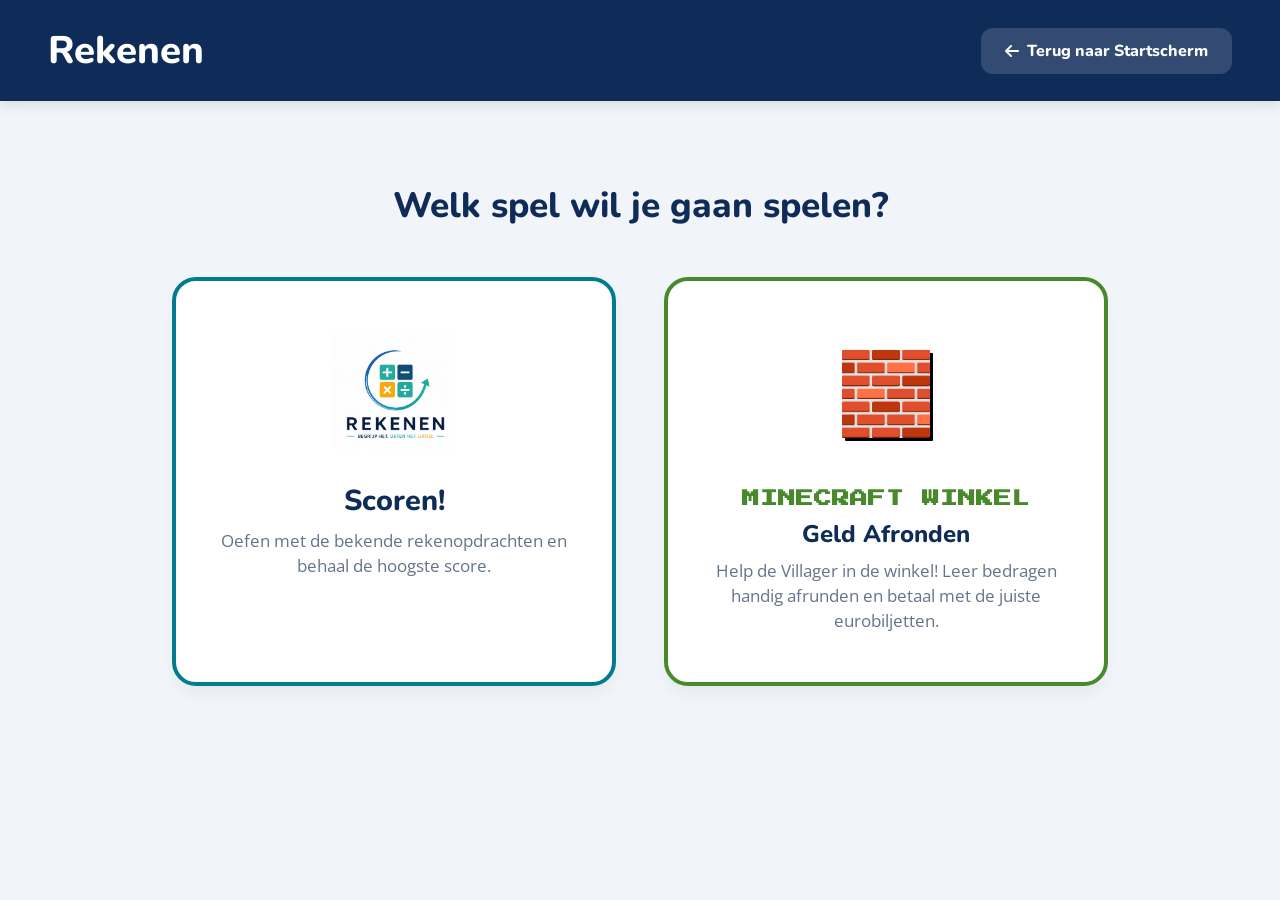
<file: rekenen-keuze.html>
<!DOCTYPE html>
<html lang="nl">
<head>
    <meta charset="UTF-8">
    <meta name="viewport" content="width=device-width, initial-scale=1.0">
    <title>CBS De Eendragt - Kies je Rekenles</title>
    <link rel="stylesheet" href="https://cdnjs.cloudflare.com/ajax/libs/font-awesome/6.4.0/css/all.min.css">
    <link rel="preconnect" href="https://fonts.googleapis.com">
    <link rel="preconnect" href="https://fonts.gstatic.com" crossorigin>
    <link href="https://fonts.googleapis.com/css2?family=Nunito:wght=600;800&family=Open+Sans:wght=400;600&family=Press+Start+2P&display=swap" rel="stylesheet">
    
    <style>
        :root {
            --primary-navy: #0f2c59;
            --text-dark: #334155;
            --border-color: #e2e8f0;
            --color-rekenen: #027c8d; /* Perfect match logo */
            --color-minecraft: #47892b; /* Minecraft groen */
        }

        * {
            box-sizing: border-box;
            margin: 0;
            padding: 0;
        }

        body {
            font-family: 'Open Sans', sans-serif;
            background-color: #f1f5f9;
            color: var(--text-dark);
            min-height: 100vh;
            display: flex;
            flex-direction: column;
            align-items: center;
        }

        /* Navigatiebalk bovenin */
        .top-navbar {
            background-color: var(--primary-navy);
            width: 100%;
            padding: 1.5rem 3rem;
            display: flex;
            justify-content: space-between;
            align-items: center;
            box-shadow: 0 4px 12px rgba(0,0,0,0.1);
        }
        
        .brand-container h1 {
            font-family: 'Nunito', sans-serif;
            font-size: 2.4rem;
            font-weight: 800;
            color: #ffffff;
        }

        .btn-back {
            background-color: rgba(255, 255, 255, 0.15);
            color: white;
            text-decoration: none;
            padding: 0.75rem 1.5rem;
            border-radius: 12px;
            font-family: 'Nunito', sans-serif;
            font-weight: 800;
            display: flex;
            align-items: center;
            gap: 0.5rem;
            transition: all 0.2s ease;
        }

        .btn-back:hover {
            background-color: rgba(255, 255, 255, 0.25);
            transform: translateX(-3px);
        }

        /* Selectie container */
        .selection-container {
            width: 100%;
            max-width: 1000px;
            padding: 5rem 2rem;
            display: flex;
            flex-direction: column;
            align-items: center;
            gap: 3rem;
        }

        .selection-title {
            font-family: 'Nunito', sans-serif;
            font-size: 2.2rem;
            font-weight: 800;
            color: var(--primary-navy);
            text-align: center;
        }

        .choice-grid {
            display: grid;
            grid-template-columns: repeat(2, 1fr);
            gap: 3rem;
            width: 100%;
        }

        /* Grote Keuzekaarten */
        .choice-card {
            background-color: #ffffff;
            border: 4px solid var(--border-color);
            border-radius: 24px;
            padding: 3rem 2rem;
            display: flex;
            flex-direction: column;
            align-items: center;
            text-decoration: none;
            transition: all 0.25s ease-in-out;
            box-shadow: 0 10px 15px -3px rgba(0, 0, 0, 0.05);
            text-align: center;
        }

        .choice-card:hover {
            transform: translateY(-8px);
            box-shadow: 0 20px 25px -5px rgba(0, 0, 0, 0.1);
        }

        .card-scoren { border-color: var(--color-rekenen); }
        .card-minecraft { border-color: var(--color-minecraft); }

        .icon-container {
            height: 120px;
            display: flex;
            align-items: center;
            justify-content: center;
            margin-bottom: 2rem;
        }

        .game-logo {
            max-height: 100%;
            object-fit: contain;
        }

        .mc-icon {
            font-size: 5rem;
            filter: drop-shadow(3px 3px 0px #000);
        }

        .game-title {
            font-family: 'Nunito', sans-serif;
            font-size: 1.8rem;
            font-weight: 800;
            color: var(--primary-navy);
            margin-bottom: 0.5rem;
        }

        .game-title.mc-text {
            font-family: 'Press Start 2P', monospace;
            font-size: 1.1rem;
            color: var(--color-minecraft);
            margin-top: 0.5rem;
            margin-bottom: 1rem;
        }

        .game-desc {
            font-size: 1.05rem;
            color: #64748b;
            line-height: 1.5;
        }

        @media (max-width: 768px) {
            .choice-grid { grid-template-columns: 1fr; gap: 2rem; }
            .top-navbar { padding: 1.5rem; }
            .brand-container h1 { font-size: 1.8rem; }
        }
    </style>
</head>
<body>

    <nav class="top-navbar">
        <div class="brand-container">
            <h1>Rekenen</h1>
        </div>
        <a href="index.html" class="btn-back">
            <i class="fa-solid fa-arrow-left"></i> Terug naar Startscherm
        </a>
    </nav>

    <main class="selection-container">
        <h2 class="selection-title">Welk spel wil je gaan spelen?</h2>
        
        <div class="choice-grid">
            
            <a href="Scoren!.html" class="choice-card card-scoren">
                <div class="icon-container">
                    <img src="Rekenen.jpeg" alt="Scoren logo" class="game-logo">
                </div>
                <h3 class="game-title">Scoren!</h3>
                <p class="game-desc">Oefen met de bekende rekenopdrachten en behaal de hoogste score.</p>
            </a>

            <a href="minecraft-winkel.html" class="choice-card card-minecraft">
                <div class="icon-container">
                    <span class="mc-icon">🧱</span>
                </div>
                <h3 class="game-title mc-text">MINECRAFT WINKEL</h3>
                <h3 class="game-title" style="font-size: 1.5rem; margin-top:-5px;">Geld Afronden</h3>
                <p class="game-desc">Help de Villager in de winkel! Leer bedragen handig afrunden en betaal met de juiste eurobiljetten.</p>
            </a>

        </div>
    </main>

</body>
</html>
</file>
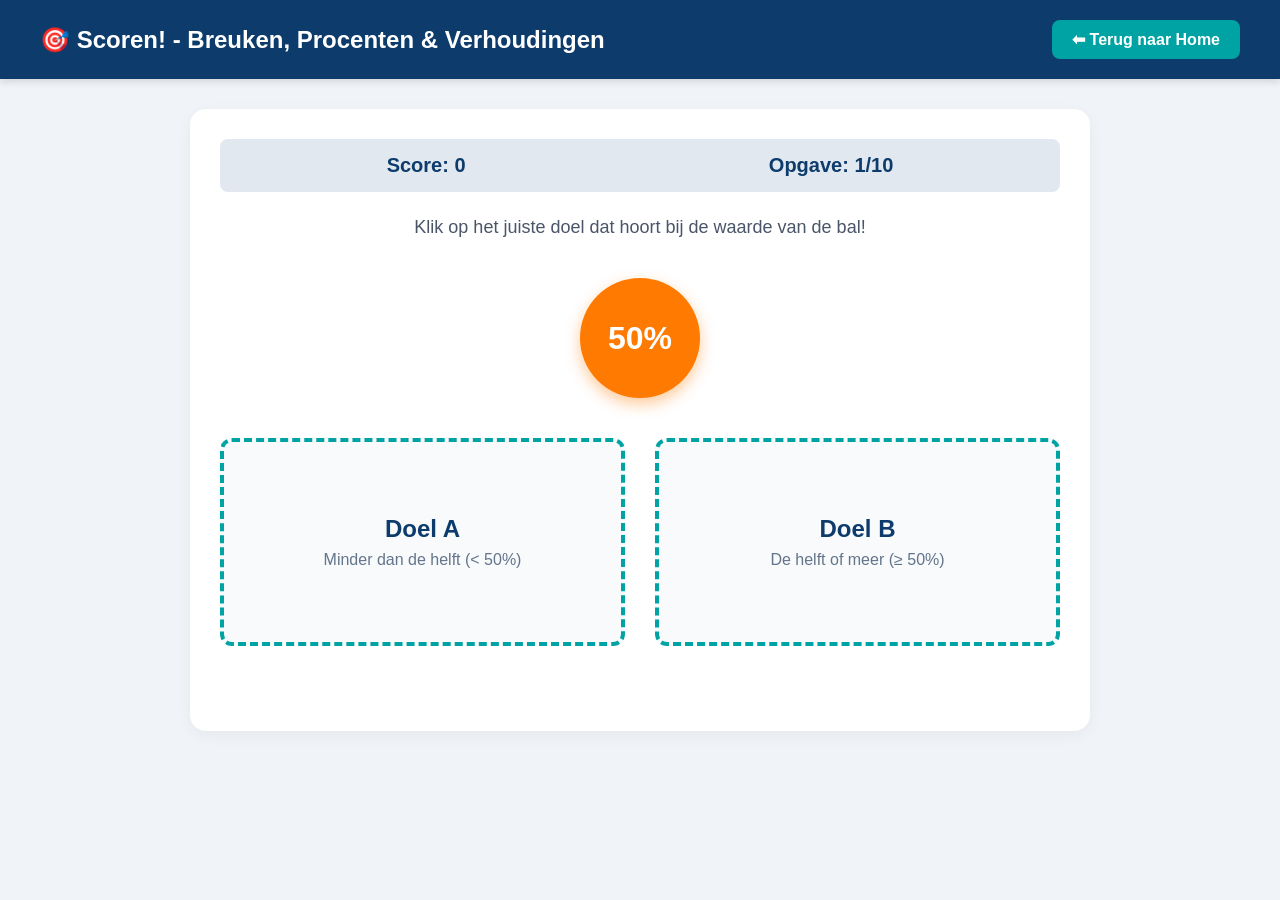
<file: scoren.html>
<!DOCTYPE html>
<html lang="nl">
<head>
    <meta charset="UTF-8">
    <meta name="viewport" content="width=device-width, initial-scale=1.0">
    <title>Scoren! - CBS De Eendragt</title>
    <style>
        body {
            margin: 0; padding: 0;
            font-family: 'Segoe UI', Tahoma, Geneva, Verdana, sans-serif;
            background-color: #f0f4f8;
            color: #333333;
            display: flex;
            flex-direction: column;
            min-height: 100vh;
            align-items: center;
        }

        .main-header {
            background-color: #0d3c6c;
            color: #ffffff;
            padding: 20px 40px;
            display: flex;
            justify-content: space-between;
            align-items: center;
            box-shadow: 0 4px 6px rgba(0,0,0,0.1);
            width: 100%;
            box-sizing: border-box;
        }

        .main-header h1 { margin: 0; font-size: 24px; font-weight: 600; }
        
        .back-btn {
            background-color: #00a3a3;
            color: white;
            text-decoration: none;
            padding: 10px 20px;
            border-radius: 8px;
            font-weight: bold;
            transition: background 0.15s;
        }
        .back-btn:hover { background-color: #008282; }

        .game-container {
            max-width: 900px;
            width: 95%;
            margin: 30px auto;
            background: white;
            border-radius: 16px;
            padding: 30px;
            box-shadow: 0 4px 15px rgba(0,0,0,0.05);
            text-align: center;
            box-sizing: border-box;
        }

        .stats {
            display: flex;
            justify-content: space-around;
            margin-bottom: 25px;
            font-size: 20px;
            font-weight: bold;
            color: #0d3c6c;
            background: #e2e8f0;
            padding: 15px;
            border-radius: 8px;
        }

        .ball-zone {
            display: flex;
            justify-content: center;
            align-items: center;
            margin: 30px 0;
            height: 140px;
        }

        .ball-question {
            background: #ff7a00;
            color: white;
            font-size: 32px;
            font-weight: bold;
            width: 120px;
            height: 120px;
            border-radius: 50%;
            display: flex;
            justify-content: center;
            align-items: center;
            box-shadow: 0 6px 15px rgba(255, 122, 0, 0.4);
            cursor: pointer;
            transition: transform 0.1s;
        }
        .ball-question:active {
            transform: scale(1.05);
        }

        .goals-container {
            display: flex;
            justify-content: space-between;
            gap: 30px;
            margin-top: 30px;
        }

        .goal {
            flex: 1;
            border: 4px dashed #00a3a3;
            background-color: #f8fafc;
            border-radius: 12px;
            padding: 40px 20px;
            font-size: 24px;
            font-weight: bold;
            color: #0d3c6c;
            cursor: pointer;
            transition: background-color 0.2s, transform 0.1s;
            min-height: 120px;
            display: flex;
            flex-direction: column;
            justify-content: center;
            align-items: center;
        }

        .goal:hover {
            background-color: #e6fffa;
            transform: scale(1.02);
        }

        .goal span {
            font-size: 16px;
            color: #64748b;
            font-weight: normal;
            margin-top: 8px;
        }

        .feedback {
            font-size: 24px;
            font-weight: bold;
            margin-top: 20px;
            height: 35px;
        }
        .correct { color: #10b981; }
        .wrong { color: #ef4444; }
    </style>
</head>
<body>

    <div class="main-header">
        <h1>🎯 Scoren! - Breuken, Procenten & Verhoudingen</h1>
        <a href="index.html" class="back-btn">⬅ Terug naar Home</a>
    </div>

    <div class="game-container">
        <div class="stats">
            <div>Score: <span id="score-display">0</span></div>
            <div>Opgave: <span id="round-display">1/10</span></div>
        </div>

        <p style="font-size: 18px; color: #4a5568; margin-bottom: 10px;">Klik op het juiste doel dat hoort bij de waarde van de bal!</p>

        <div class="ball-zone">
            <div class="ball-question" id="current-question">-</div>
        </div>

        <div class="goals-container">
            <div class="goal" onclick="checkAnswer('A')">
                <div id="goal-A-text">Doel A</div>
                <span id="goal-A-sub">Minder dan de helft (&lt; 50%)</span>
            </div>
            <div class="goal" onclick="checkAnswer('B')">
                <div id="goal-B-text">Doel B</div>
                <span id="goal-B-sub">De helft of meer (&ge; 50%)</span>
            </div>
        </div>

        <div class="feedback" id="feedback-text"></div>
    </div>

    <script>
        let score = 0;
        let currentRound = 1;
        const totalRounds = 10;
        let currentItem = {};

        const pool = [
            { question: "25%", target: "A", hint: "Kwart" },
            { question: "3/4", target: "B", hint: "Driekwart" },
            { question: "1 op de 5", target: "A", hint: "20%" },
            { question: "60%", target: "B", hint: "Meer dan de helft" },
            { question: "2 op de 3", target: "B", hint: "66%" },
            { question: "1/8", target: "A", hint: "12,5%" },
            { question: "50%", target: "B", hint: "Precies de helft" },
            { question: "40%", target: "A", hint: "Minder dan de helft" },
            { question: "4 op de 5", target: "B", hint: "80%" },
            { question: "7/10", target: "B", hint: "70%" },
            { question: "10%", target: "A", hint: "Een tiende" },
            { question: "1/3", target: "A", hint: "33%" }
        ];

        let gameQuestions = [];

        function startGame() {
            score = 0;
            currentRound = 1;
            gameQuestions = [...pool].sort(() => Math.random() - 0.5).slice(0, totalRounds);
            document.getElementById('score-display').innerText = score;
            nextQuestion();
        }

        function nextQuestion() {
            if (currentRound > totalRounds) {
                document.getElementById('current-question').style.display = "none";
                const feedbackEl = document.getElementById('feedback-text');
                feedbackEl.className = "correct";
                feedbackEl.innerHTML = `🏆 Top gescoord! Je eindscore is <strong>${score}</strong> punten.`;
                return;
            }

            document.getElementById('round-display').innerText = `${currentRound}/${totalRounds}`;
            document.getElementById('feedback-text').innerText = "";
            
            currentItem = gameQuestions[currentRound - 1];
            document.getElementById('current-question').innerText = currentItem.question;
        }

        function checkAnswer(chosenGoal) {
            if (currentRound > totalRounds) return;

            const feedbackEl = document.getElementById('feedback-text');
            if (chosenGoal === currentItem.target) {
                score += 10;
                feedbackEl.className = "correct";
                feedbackEl.innerText = "⚽ GOAL!! +10 punten";
                document.getElementById('score-display').innerText = score;
            } else {
                feedbackEl.className = "wrong";
                feedbackEl.innerText = `💥 MIS! Het antwoord was Doel ${currentItem.target} (${currentItem.hint})`;
            }

            currentRound++;
            setTimeout(nextQuestion, 1500);
        }

        window.onload = startGame;
    </script>
</body>
</html>
</file>
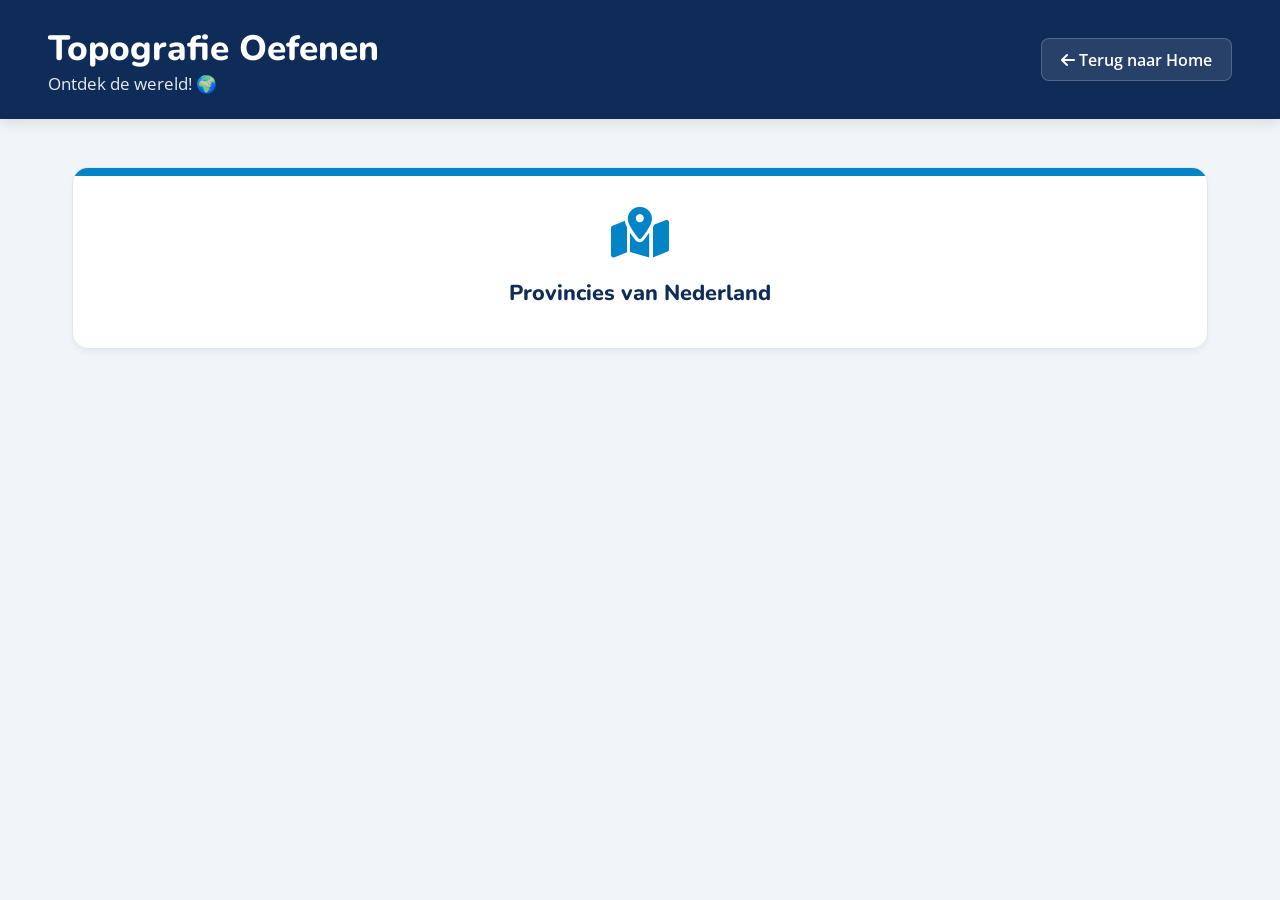
<file: topografie.html>
<!DOCTYPE html>
<html lang="nl">
<head>
    <meta charset="UTF-8">
    <meta name="viewport" content="width=device-width, initial-scale=1.0">
    <title>Topografie - De Eendragt</title>
    <link rel="stylesheet" href="https://cdnjs.cloudflare.com/ajax/libs/font-awesome/6.4.0/css/all.min.css">
    <link rel="preconnect" href="https://fonts.googleapis.com">
    <link rel="preconnect" href="https://fonts.gstatic.com" crossorigin>
    <link href="https://fonts.googleapis.com/css2?family=Nunito:wght=600;800&family=Open+Sans:wght@400;600&display=swap" rel="stylesheet">
    
    <style>
        :root {
            --primary-navy: #0f2c59;
            --text-dark: #334155;
            --border-color: #e2e8f0;
            --color-topo: #0284c7;
        }

        * { box-sizing: border-box; margin: 0; padding: 0; }

        body {
            font-family: 'Open Sans', sans-serif;
            background-color: #f1f5f9;
            color: var(--text-dark);
            min-height: 100vh;
            display: flex;
            flex-direction: column;
            align-items: center;
        }

        .top-navbar {
            background-color: var(--primary-navy);
            width: 100%;
            padding: 1.5rem 3rem;
            display: flex;
            justify-content: space-between;
            align-items: center;
            box-shadow: 0 4px 12px rgba(0,0,0,0.1);
        }

        .brand-container { color: #ffffff; }
        .brand-container h1 { font-family: 'Nunito', sans-serif; font-size: 2.2rem; font-weight: 800; }
        .brand-container p { font-size: 1.05rem; opacity: 0.9; }

        .btn-back {
            background-color: rgba(255, 255, 255, 0.1);
            color: #ffffff;
            text-decoration: none;
            padding: 0.6rem 1.2rem;
            border-radius: 8px;
            font-weight: 600;
            transition: background 0.2s;
            border: 1px solid rgba(255,255,255,0.2);
        }
        .btn-back:hover { background-color: rgba(255, 255, 255, 0.2); }

        .main-content { width: 100%; max-width: 1200px; padding: 3rem 2rem; }

        .dashboard-grid {
            display: grid;
            grid-template-columns: repeat(auto-fit, minmax(240px, 1fr));
            gap: 2rem;
            width: 100%;
        }

        .app-card {
            background-color: #ffffff;
            border: 1px solid var(--border-color);
            border-radius: 16px;
            padding: 2.5rem 2rem;
            display: flex;
            flex-direction: column;
            align-items: center;
            justify-content: center;
            text-decoration: none;
            transition: all 0.25s ease-in-out;
            position: relative;
            overflow: hidden;
            box-shadow: 0 4px 6px -1px rgba(0, 0, 0, 0.05);
        }

        .app-card:hover {
            transform: translateY(-5px);
            box-shadow: 0 12px 20px -5px rgba(0, 0, 0, 0.08);
            border-color: #cbd5e1;
        }

        .app-card::before {
            content: '';
            position: absolute;
            top: 0;
            left: 0;
            width: 100%;
            height: 8px;
            background-color: var(--color-topo);
        }

        .app-icon { font-size: 3.2rem; margin-bottom: 1.2rem; color: var(--color-topo); }
        .app-title { font-family: 'Nunito', sans-serif; font-size: 1.35rem; font-weight: 800; color: var(--primary-navy); text-align: center; }

        @media (max-width: 768px) {
            .top-navbar { padding: 1.2rem 1.5rem; flex-direction: column; gap: 1rem; }
        }
    </style>
</head>
<body>

    <nav class="top-navbar">
        <div class="brand-container">
            <h1>Topografie Oefenen</h1>
            <p>Ontdek de wereld! 🌍</p>
        </div>
        <a href="index.html" class="class-back" style="background-color: rgba(255, 255, 255, 0.1); color: #ffffff; text-decoration: none; padding: 0.6rem 1.2rem; border-radius: 8px; font-weight: 600; border: 1px solid rgba(255,255,255,0.2);"><i class="fa-solid fa-arrow-left"></i> Terug naar Home</a>
    </nav>

    <main class="main-content">
        <div class="dashboard-grid">
            
            <a href="provinciekaart/index.html" target="_blank" class="app-card">
                <i class="fa-solid fa-map-location-dot app-icon"></i>
                <span class="app-title">Provincies van Nederland</span>
            </a>

        </div>
    </main>

</body>
</html>
</file>
<file: provinciekaart/style.css>
:root {
  --bg: #f4f7fb;
  --card: #ffffff;
  --text: #172033;
  --muted: #5e6a7d;
  --accent: #1967d2;
  --accent-dark: #0b3d91;
}
* { box-sizing: border-box; }
body {
  margin: 0;
  min-height: 100vh;
  font-family: Inter, system-ui, -apple-system, BlinkMacSystemFont, "Segoe UI", sans-serif;
  color: var(--text);
  background: radial-gradient(circle at top left, #e8f1ff, var(--bg) 45%, #fff7e5);
}
.app {
  width: min(1120px, 94vw);
  margin: 0 auto;
  padding: 28px 0 40px;
}
.panel {
  display: flex;
  justify-content: space-between;
  gap: 18px;
  align-items: end;
  padding: 22px 24px;
  margin-bottom: 18px;
  background: rgba(255,255,255,.86);
  border: 1px solid rgba(25, 103, 210, .12);
  border-radius: 24px;
  box-shadow: 0 18px 45px rgba(23, 32, 51, .09);
}
.eyebrow { margin: 0 0 6px; color: var(--accent); font-weight: 800; text-transform: uppercase; letter-spacing: .12em; font-size: .78rem; }
h1 { margin: 0; font-size: clamp(1.8rem, 3vw, 3rem); line-height: 1; }
.intro { max-width: 720px; margin: 12px 0 0; color: var(--muted); font-size: 1.05rem; }
button {
  border: 0;
  border-radius: 999px;
  padding: 12px 18px;
  background: var(--accent);
  color: white;
  font-weight: 800;
  cursor: pointer;
  box-shadow: 0 8px 18px rgba(25,103,210,.24);
  white-space: nowrap;
}
button:hover { background: var(--accent-dark); }
.map-card {
  background: var(--card);
  border-radius: 28px;
  padding: 18px;
  box-shadow: 0 24px 70px rgba(23, 32, 51, .13);
  border: 1px solid rgba(23, 32, 51, .08);
}
svg { width: 100%; height: auto; display: block; border-radius: 20px; }
.marker { cursor: pointer; }
.marker .hit { fill: transparent; }
.marker .outer {
  fill: white;
  stroke: rgba(23, 32, 51, .2);
  stroke-width: 2;
  filter: drop-shadow(0 5px 8px rgba(0,0,0,.22));
}
.marker .inner {
  fill: var(--accent);
  transition: transform .15s ease, fill .15s ease;
  transform-origin: center;
}
.marker text {
  font-size: 17px;
  font-weight: 900;
  fill: white;
  text-anchor: middle;
  dominant-baseline: middle;
  pointer-events: none;
}
.marker:hover .inner,
.marker:focus .inner,
.marker.active .inner {
  fill: var(--accent-dark);
  transform: scale(1.08);
}
.marker.active .outer {
  stroke: var(--accent-dark);
  stroke-width: 4;
}
.label-bg {
  fill: white;
  stroke: rgba(23, 32, 51, .15);
  stroke-width: 1;
  filter: drop-shadow(0 6px 10px rgba(0,0,0,.16));
}
.label-text {
  font-size: 22px;
  font-weight: 900;
  fill: #101827;
  text-anchor: middle;
  dominant-baseline: middle;
  pointer-events: none;
}
@media (max-width: 700px) {
  .panel { align-items: stretch; flex-direction: column; }
  button { width: 100%; }
  .map-card { padding: 8px; border-radius: 18px; }
  .label-text { font-size: 18px; }
}
</file>
